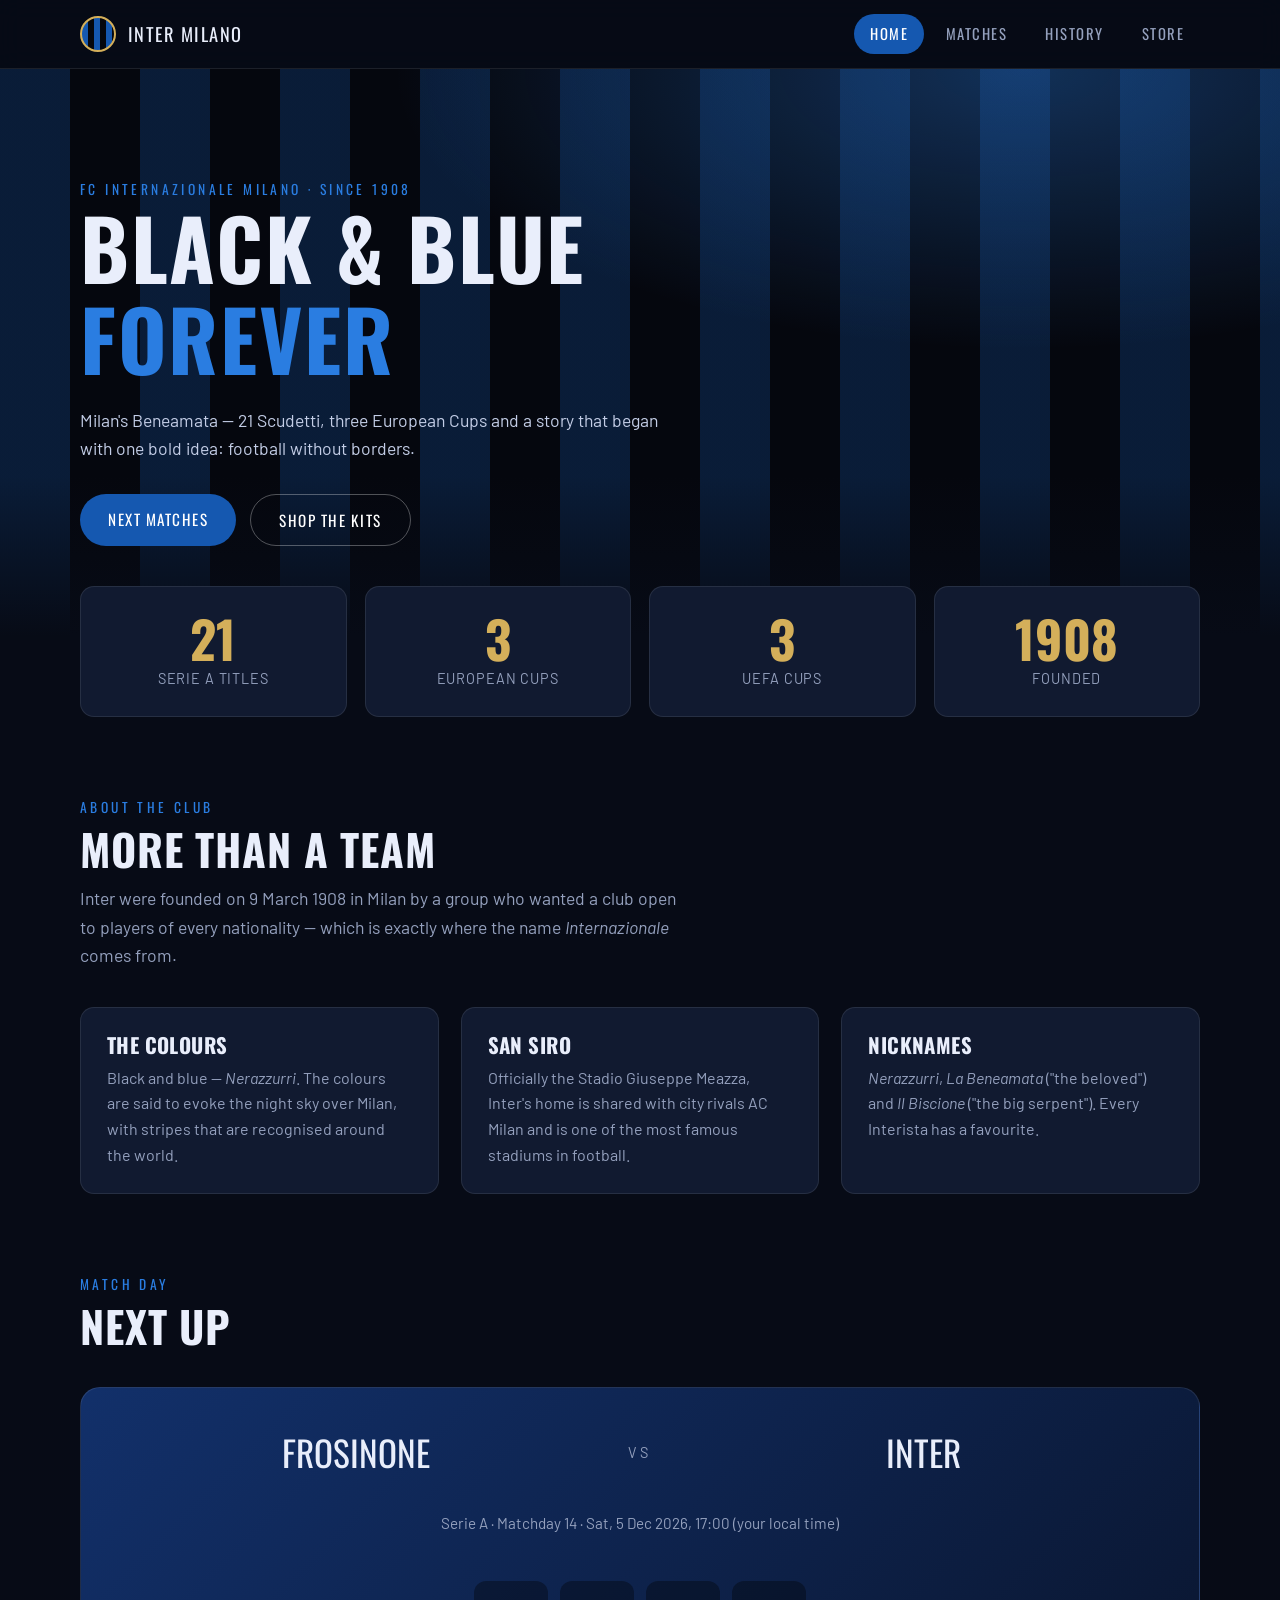
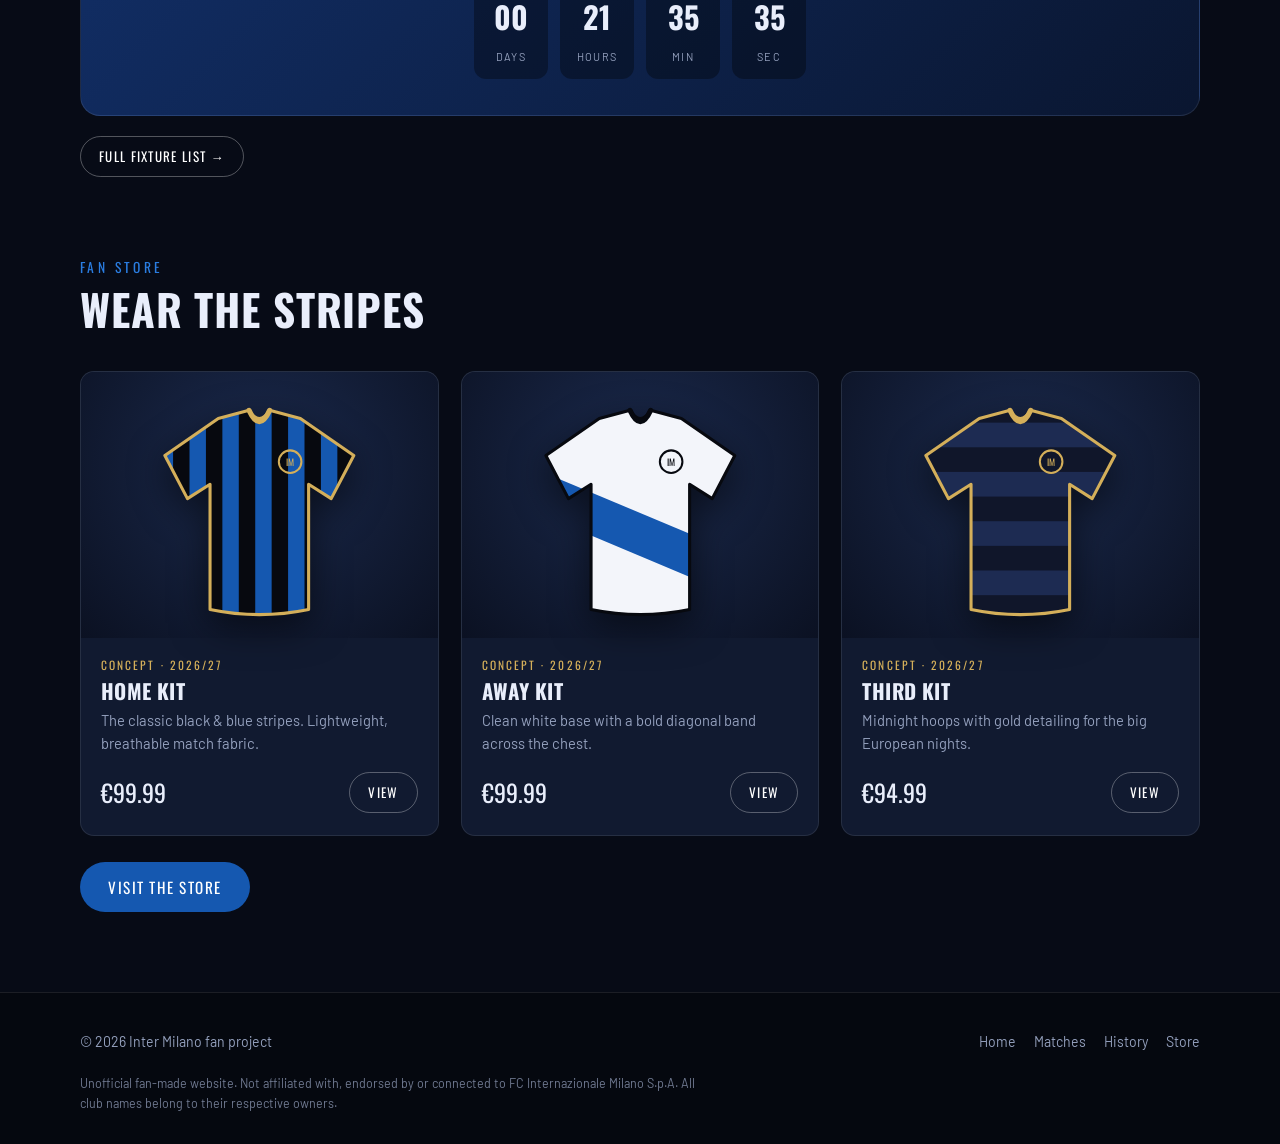
<file: inter-site/index.html>
<!DOCTYPE html>
<html lang="en">
<head>
  <meta charset="UTF-8">
  <meta name="viewport" content="width=device-width, initial-scale=1">
  <title>Inter Milan Fan Site — Home</title>
  <meta name="description" content="Unofficial fan site for FC Internazionale Milano: the club, fixtures, history and fan store.">
  <link rel="preconnect" href="https://fonts.googleapis.com">
  <link rel="preconnect" href="https://fonts.gstatic.com" crossorigin>
  <link href="https://fonts.googleapis.com/css2?family=Barlow:wght@400;600&family=Oswald:wght@500;700&display=swap" rel="stylesheet">
  <link rel="stylesheet" href="css/style.css">
</head>
<body>

<header class="site-header">
  <div class="container nav">
    <a href="index.html" class="brand"><span class="brand-mark"></span> Inter Milano</a>
    <ul class="nav-links">
      <li><a href="index.html" class="active">Home</a></li>
      <li><a href="matches.html">Matches</a></li>
      <li><a href="history.html">History</a></li>
      <li><a href="store.html">Store</a></li>
    </ul>
    <button class="menu-toggle" aria-label="Open menu">☰</button>
  </div>
</header>

<main>
  <!-- HERO -->
  <section class="hero">
    <div class="container">
      <p class="eyebrow">FC Internazionale Milano · Since 1908</p>
      <h1>Black &amp; Blue <span>Forever</span></h1>
      <p class="lead">Milan's Beneamata — 21 Scudetti, three European Cups and a story that began with one bold idea: football without borders.</p>
      <div class="hero-actions">
        <a href="matches.html" class="btn">Next matches</a>
        <a href="store.html" class="btn ghost">Shop the kits</a>
      </div>
    </div>
  </section>

  <!-- STATS -->
  <div class="container">
    <div class="stats">
      <div class="stat"><b data-count="21">0</b><span>Serie A titles</span></div>
      <div class="stat"><b data-count="3">0</b><span>European Cups</span></div>
      <div class="stat"><b data-count="3">0</b><span>UEFA Cups</span></div>
      <div class="stat"><b data-count="1908">1908</b><span>Founded</span></div>
    </div>
  </div>

  <!-- ABOUT -->
  <section>
    <div class="container">
      <div class="section-head">
        <p class="eyebrow">About the club</p>
        <h2>More than a team</h2>
        <p class="lead" style="margin-top:12px">Inter were founded on 9 March 1908 in Milan by a group who wanted a club open to players of every nationality — which is exactly where the name <em>Internazionale</em> comes from.</p>
      </div>
      <div class="grid cols-3">
        <div class="card">
          <h3>The Colours</h3>
          <p>Black and blue — <em>Nerazzurri</em>. The colours are said to evoke the night sky over Milan, with stripes that are recognised around the world.</p>
        </div>
        <div class="card">
          <h3>San Siro</h3>
          <p>Officially the Stadio Giuseppe Meazza, Inter's home is shared with city rivals AC Milan and is one of the most famous stadiums in football.</p>
        </div>
        <div class="card">
          <h3>Nicknames</h3>
          <p><em>Nerazzurri</em>, <em>La Beneamata</em> ("the beloved") and <em>Il Biscione</em> ("the big serpent"). Every Interista has a favourite.</p>
        </div>
      </div>
    </div>
  </section>

  <!-- NEXT MATCH -->
  <section style="padding-top:0">
    <div class="container">
      <div class="section-head">
        <p class="eyebrow">Match day</p>
        <h2>Next up</h2>
      </div>
      <div class="next-match" id="nextMatch"></div>
      <p style="margin-top:20px"><a href="matches.html" class="btn ghost small">Full fixture list →</a></p>
    </div>
  </section>

  <!-- STORE TEASER -->
  <section style="padding-top:0">
    <div class="container">
      <div class="section-head">
        <p class="eyebrow">Fan store</p>
        <h2>Wear the stripes</h2>
      </div>
      <div class="grid cols-3" id="featuredKits"></div>
      <p style="margin-top:26px"><a href="store.html" class="btn">Visit the store</a></p>
    </div>
  </section>
</main>

<footer class="site-footer">
  <div class="container">
    <div class="footer-grid">
      <div>© <span data-year></span> Inter Milano fan project</div>
      <ul class="footer-links">
        <li><a href="index.html">Home</a></li>
        <li><a href="matches.html">Matches</a></li>
        <li><a href="history.html">History</a></li>
        <li><a href="store.html">Store</a></li>
      </ul>
    </div>
    <p class="disclaimer">Unofficial fan-made website. Not affiliated with, endorsed by or connected to FC Internazionale Milano S.p.A. All club names belong to their respective owners.</p>
  </div>
</footer>
  
<link rel="stylesheet" href="css/style.css">
<script src="js/data.js"></script>
<script src="js/main.js"></script>
</body>
</html>
</file>
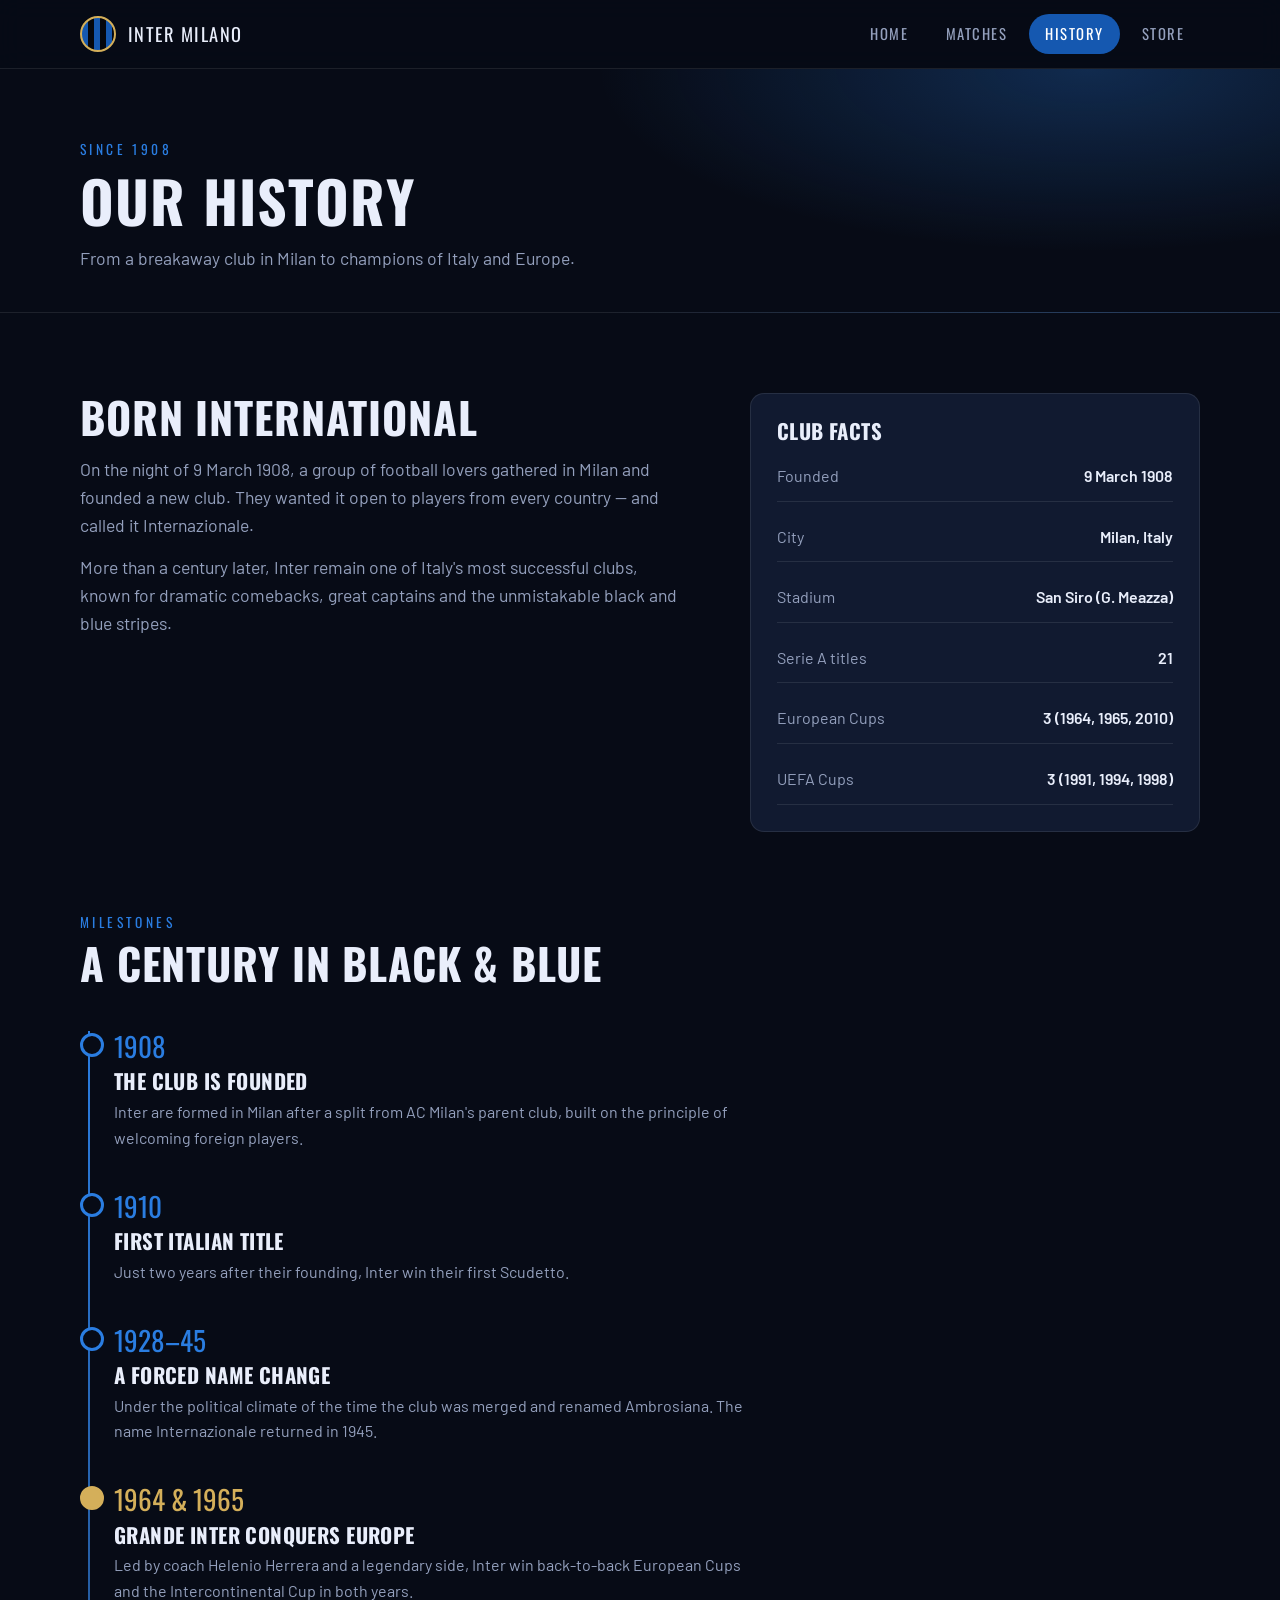
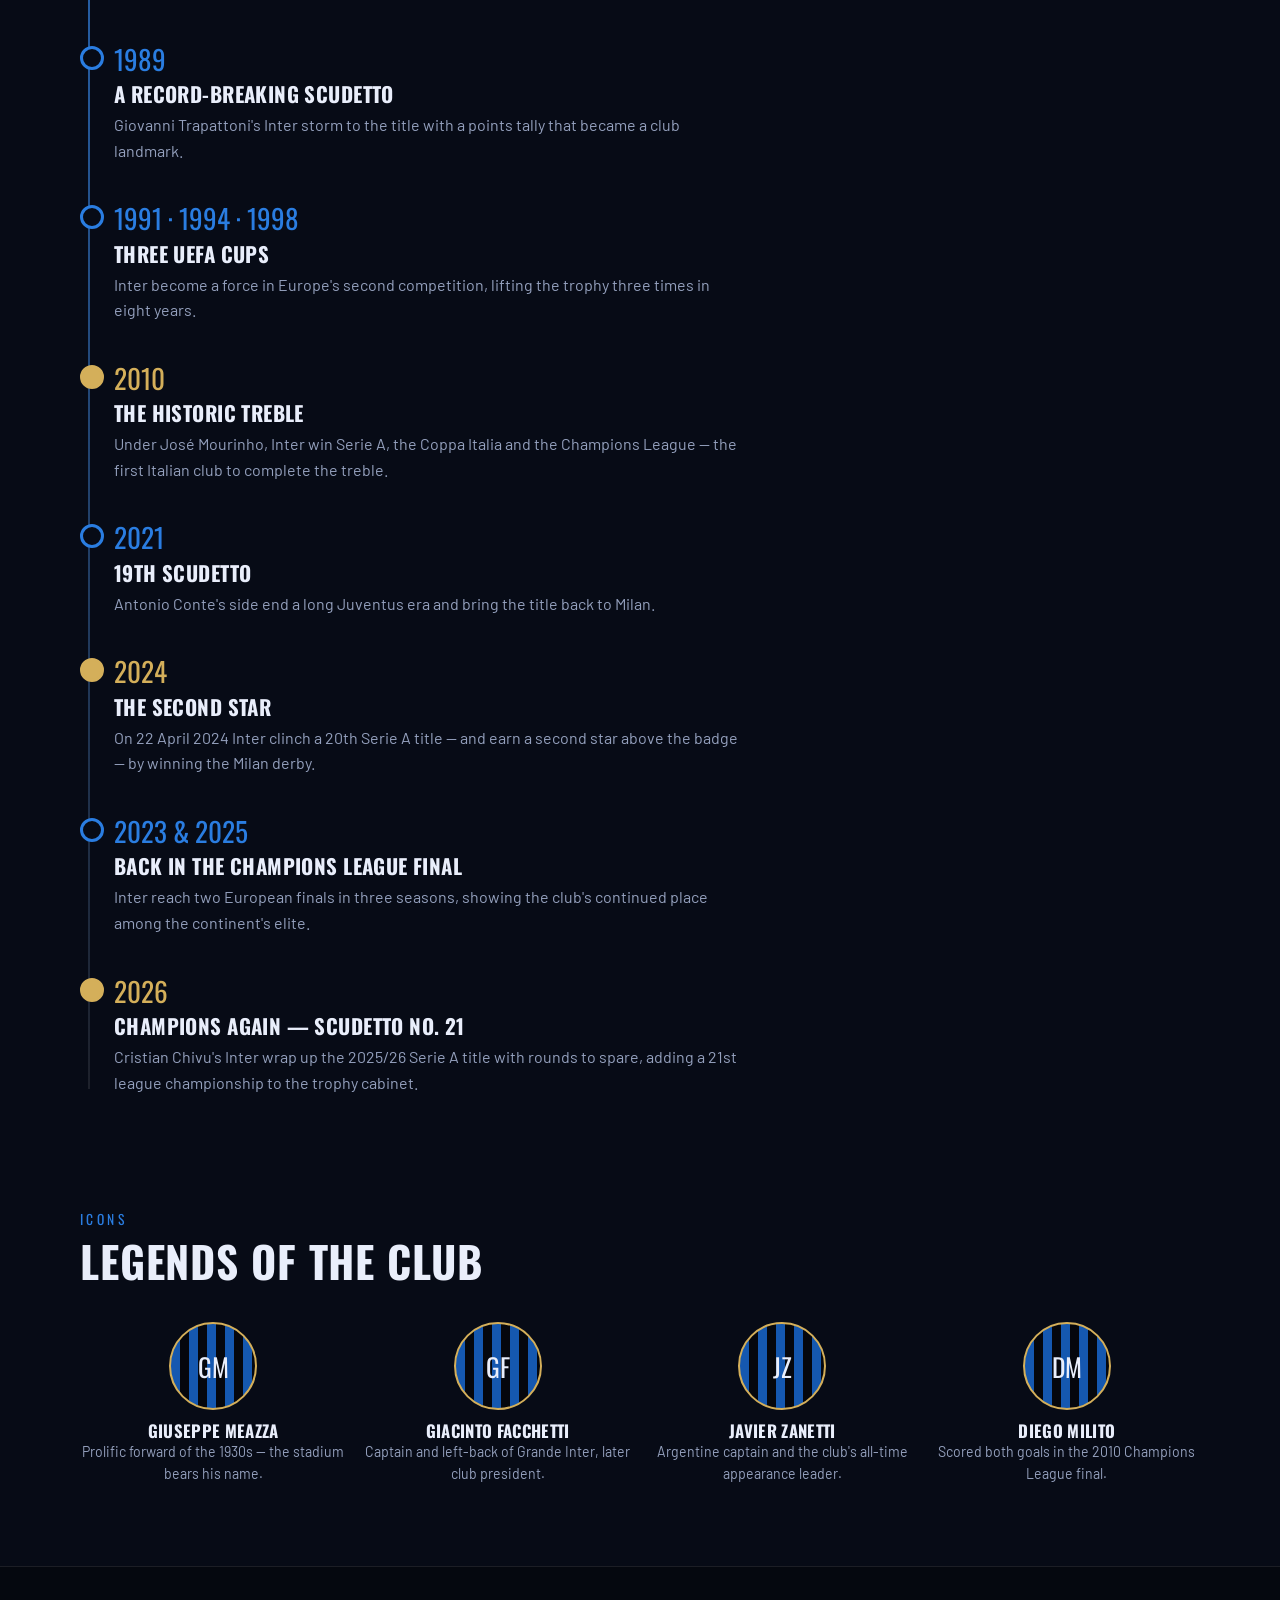
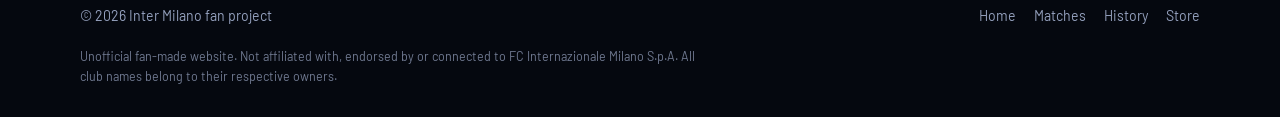
<file: inter-site/history.html>
<!DOCTYPE html>
<html lang="en">
<head>
  <meta charset="UTF-8">
  <meta name="viewport" content="width=device-width, initial-scale=1">
  <title>Inter Milan Fan Site — History</title>
  <meta name="description" content="The history of FC Internazionale Milano from 1908 to today.">
  <link rel="preconnect" href="https://fonts.googleapis.com">
  <link rel="preconnect" href="https://fonts.gstatic.com" crossorigin>
  <link href="https://fonts.googleapis.com/css2?family=Barlow:wght@400;600&family=Oswald:wght@500;700&display=swap" rel="stylesheet">
  <link rel="stylesheet" href="css/style.css">
</head>
<body>

<header class="site-header">
  <div class="container nav">
    <a href="index.html" class="brand"><span class="brand-mark"></span> Inter Milano</a>
    <ul class="nav-links">
      <li><a href="index.html">Home</a></li>
      <li><a href="matches.html">Matches</a></li>
      <li><a href="history.html" class="active">History</a></li>
      <li><a href="store.html">Store</a></li>
    </ul>
    <button class="menu-toggle" aria-label="Open menu">☰</button>
  </div>
</header>

<main>
  <section class="page-hero">
    <div class="container">
      <p class="eyebrow">Since 1908</p>
      <h1>Our History</h1>
      <p class="lead">From a breakaway club in Milan to champions of Italy and Europe.</p>
    </div>
  </section>

  <!-- INTRO + FACTS -->
  <section>
    <div class="container two-col">
      <div>
        <h2>Born international</h2>
        <p class="lead" style="margin-top:14px">On the night of 9 March 1908, a group of football lovers gathered in Milan and founded a new club. They wanted it open to players from every country — and called it Internazionale.</p>
        <p class="lead" style="margin-top:14px">More than a century later, Inter remain one of Italy's most successful clubs, known for dramatic comebacks, great captains and the unmistakable black and blue stripes.</p>
      </div>
      <div class="card">
        <h3>Club facts</h3>
        <ul class="facts">
          <li><span>Founded</span><span>9 March 1908</span></li>
          <li><span>City</span><span>Milan, Italy</span></li>
          <li><span>Stadium</span><span>San Siro (G. Meazza)</span></li>
          <li><span>Serie A titles</span><span>21</span></li>
          <li><span>European Cups</span><span>3 (1964, 1965, 2010)</span></li>
          <li><span>UEFA Cups</span><span>3 (1991, 1994, 1998)</span></li>
        </ul>
      </div>
    </div>
  </section>

  <!-- TIMELINE -->
  <section style="padding-top:0">
    <div class="container">
      <div class="section-head">
        <p class="eyebrow">Milestones</p>
        <h2>A century in black &amp; blue</h2>
      </div>
      <div class="timeline">
        <div class="tl-item">
          <div class="tl-year">1908</div>
          <h3>The club is founded</h3>
          <p>Inter are formed in Milan after a split from AC Milan's parent club, built on the principle of welcoming foreign players.</p>
        </div>
        <div class="tl-item">
          <div class="tl-year">1910</div>
          <h3>First Italian title</h3>
          <p>Just two years after their founding, Inter win their first Scudetto.</p>
        </div>
        <div class="tl-item">
          <div class="tl-year">1928–45</div>
          <h3>A forced name change</h3>
          <p>Under the political climate of the time the club was merged and renamed Ambrosiana. The name Internazionale returned in 1945.</p>
        </div>
        <div class="tl-item gold">
          <div class="tl-year">1964 &amp; 1965</div>
          <h3>Grande Inter conquers Europe</h3>
          <p>Led by coach Helenio Herrera and a legendary side, Inter win back-to-back European Cups and the Intercontinental Cup in both years.</p>
        </div>
        <div class="tl-item">
          <div class="tl-year">1989</div>
          <h3>A record-breaking Scudetto</h3>
          <p>Giovanni Trapattoni's Inter storm to the title with a points tally that became a club landmark.</p>
        </div>
        <div class="tl-item">
          <div class="tl-year">1991 · 1994 · 1998</div>
          <h3>Three UEFA Cups</h3>
          <p>Inter become a force in Europe's second competition, lifting the trophy three times in eight years.</p>
        </div>
        <div class="tl-item gold">
          <div class="tl-year">2010</div>
          <h3>The historic Treble</h3>
          <p>Under José Mourinho, Inter win Serie A, the Coppa Italia and the Champions League — the first Italian club to complete the treble.</p>
        </div>
        <div class="tl-item">
          <div class="tl-year">2021</div>
          <h3>19th Scudetto</h3>
          <p>Antonio Conte's side end a long Juventus era and bring the title back to Milan.</p>
        </div>
        <div class="tl-item gold">
          <div class="tl-year">2024</div>
          <h3>The second star</h3>
          <p>On 22 April 2024 Inter clinch a 20th Serie A title — and earn a second star above the badge — by winning the Milan derby.</p>
        </div>
        <div class="tl-item">
          <div class="tl-year">2023 &amp; 2025</div>
          <h3>Back in the Champions League final</h3>
          <p>Inter reach two European finals in three seasons, showing the club's continued place among the continent's elite.</p>
        </div>
        <div class="tl-item gold">
          <div class="tl-year">2026</div>
          <h3>Champions again — Scudetto no. 21</h3>
          <p>Cristian Chivu's Inter wrap up the 2025/26 Serie A title with rounds to spare, adding a 21st league championship to the trophy cabinet.</p>
        </div>
      </div>
    </div>
  </section>

  <!-- LEGENDS -->
  <section style="padding-top:0">
    <div class="container">
      <div class="section-head">
        <p class="eyebrow">Icons</p>
        <h2>Legends of the club</h2>
      </div>
      <div class="legends">
        <div class="legend"><div class="avatar">GM</div><h3>Giuseppe Meazza</h3><p>Prolific forward of the 1930s — the stadium bears his name.</p></div>
        <div class="legend"><div class="avatar">GF</div><h3>Giacinto Facchetti</h3><p>Captain and left-back of Grande Inter, later club president.</p></div>
        <div class="legend"><div class="avatar">JZ</div><h3>Javier Zanetti</h3><p>Argentine captain and the club's all-time appearance leader.</p></div>
        <div class="legend"><div class="avatar">DM</div><h3>Diego Milito</h3><p>Scored both goals in the 2010 Champions League final.</p></div>
      </div>
    </div>
  </section>
</main>

<footer class="site-footer">
  <div class="container">
    <div class="footer-grid">
      <div>© <span data-year></span> Inter Milano fan project</div>
      <ul class="footer-links">
        <li><a href="index.html">Home</a></li>
        <li><a href="matches.html">Matches</a></li>
        <li><a href="history.html">History</a></li>
        <li><a href="store.html">Store</a></li>
      </ul>
    </div>
    <p class="disclaimer">Unofficial fan-made website. Not affiliated with, endorsed by or connected to FC Internazionale Milano S.p.A. All club names belong to their respective owners.</p>
  </div>
</footer>
  
<link rel="stylesheet" href="css/style.css">
<script src="js/data.js"></script>
<script src="js/main.js"></script>
</body>
</html>
</file>
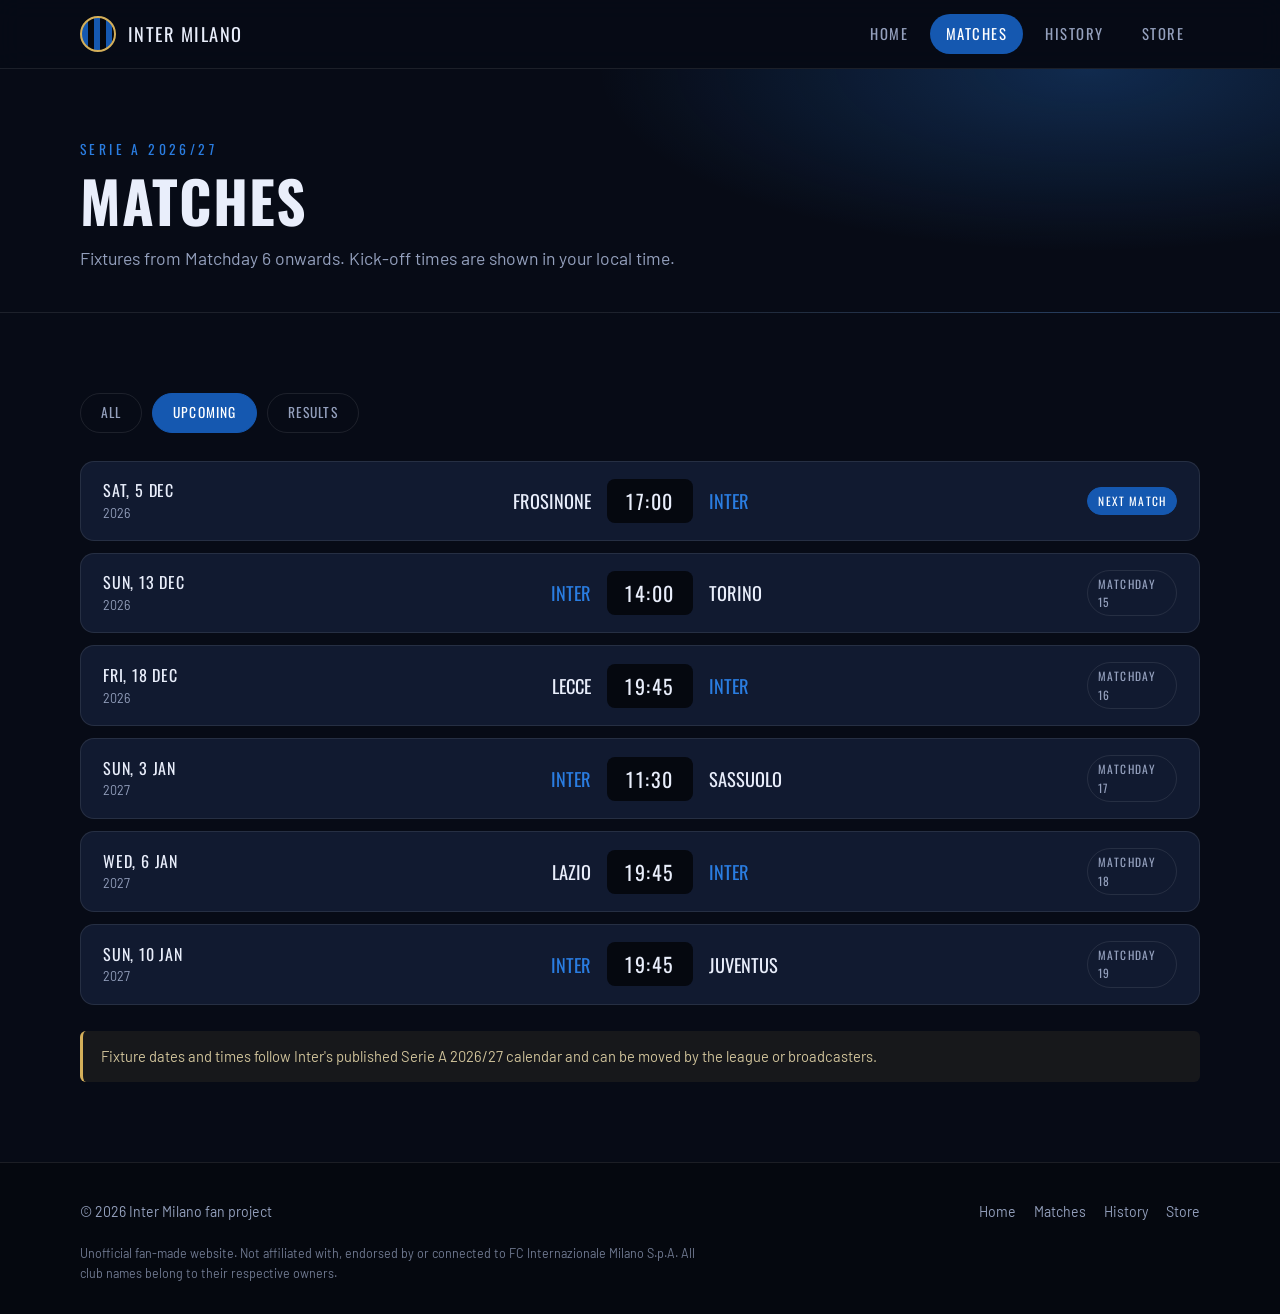
<file: inter-site/matches.html>
<!DOCTYPE html>
<html lang="en">
<head>
  <meta charset="UTF-8">
  <meta name="viewport" content="width=device-width, initial-scale=1">
  <title>Inter Milan Fan Site — Matches</title>
  <meta name="description" content="Inter Serie A 2026/27 fixtures and results.">
  <link rel="preconnect" href="https://fonts.googleapis.com">
  <link rel="preconnect" href="https://fonts.gstatic.com" crossorigin>
  <link href="https://fonts.googleapis.com/css2?family=Barlow:wght@400;600&family=Oswald:wght@500;700&display=swap" rel="stylesheet">
  <link rel="stylesheet" href="css/style.css">
</head>
<body>

<header class="site-header">
  <div class="container nav">
    <a href="index.html" class="brand"><span class="brand-mark"></span> Inter Milano</a>
    <ul class="nav-links">
      <li><a href="index.html">Home</a></li>
      <li><a href="matches.html" class="active">Matches</a></li>
      <li><a href="history.html">History</a></li>
      <li><a href="store.html">Store</a></li>
    </ul>
    <button class="menu-toggle" aria-label="Open menu">☰</button>
  </div>
</header>

<main>
  <section class="page-hero">
    <div class="container">
      <p class="eyebrow">Serie A 2026/27</p>
      <h1>Matches</h1>
      <p class="lead">Fixtures from Matchday 6 onwards. Kick-off times are shown in your local time.</p>
    </div>
  </section>

  <section>
    <div class="container">
      <div class="filters">
        <button class="chip active" data-filter="all">All</button>
        <button class="chip" data-filter="upcoming">Upcoming</button>
        <button class="chip" data-filter="results">Results</button>
      </div>
      <div class="match-list" id="matchList"></div>
      <p class="note">Fixture dates and times follow Inter's published Serie A 2026/27 calendar and can be moved by the league or broadcasters.</p>
    </div>
  </section>
</main>

<footer class="site-footer">
  <div class="container">
    <div class="footer-grid">
      <div>© <span data-year></span> Inter Milano fan project</div>
      <ul class="footer-links">
        <li><a href="index.html">Home</a></li>
        <li><a href="matches.html">Matches</a></li>
        <li><a href="history.html">History</a></li>
        <li><a href="store.html">Store</a></li>
      </ul>
    </div>
    <p class="disclaimer">Unofficial fan-made website. Not affiliated with, endorsed by or connected to FC Internazionale Milano S.p.A. All club names belong to their respective owners.</p>
  </div>
</footer>
  
<link rel="stylesheet" href="css/style.css">
<script src="js/data.js"></script>
<script src="js/main.js"></script>
</body>
</html>
</file>
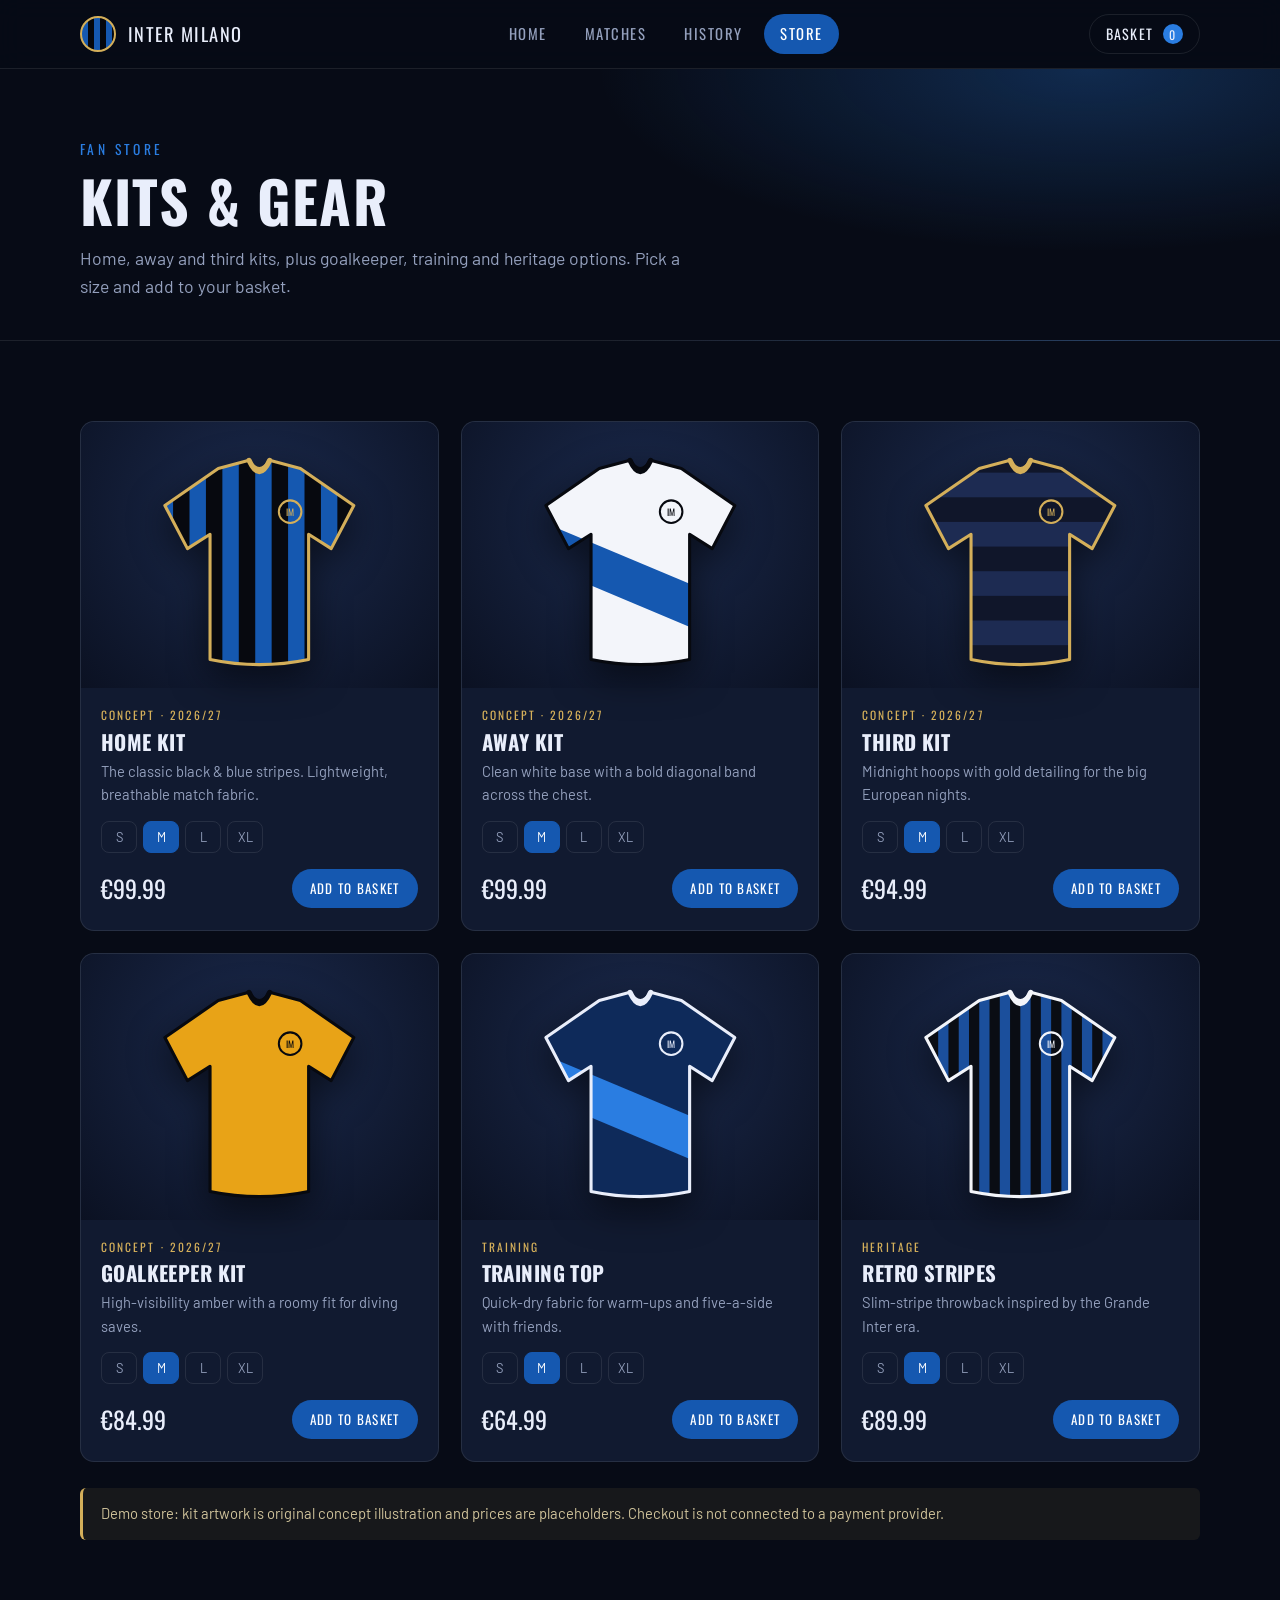
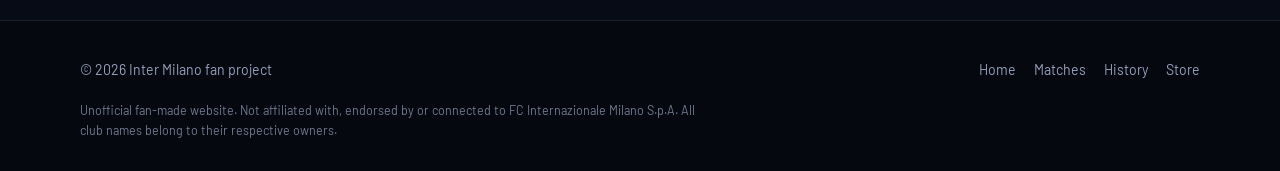
<file: inter-site/store.html>
<!DOCTYPE html>
<html lang="en">
<head>
  <meta charset="UTF-8">
  <meta name="viewport" content="width=device-width, initial-scale=1">
  <title>Inter Milan Fan Site — Store</title>
  <meta name="description" content="Home, away and third kits — a fan-made demo store.">
  <link rel="preconnect" href="https://fonts.googleapis.com">
  <link rel="preconnect" href="https://fonts.gstatic.com" crossorigin>
  <link href="https://fonts.googleapis.com/css2?family=Barlow:wght@400;600&family=Oswald:wght@500;700&display=swap" rel="stylesheet">
  <link rel="stylesheet" href="css/style.css">
</head>
<body>

<header class="site-header">
  <div class="container nav">
    <a href="index.html" class="brand"><span class="brand-mark"></span> Inter Milano</a>
    <ul class="nav-links">
      <li><a href="index.html">Home</a></li>
      <li><a href="matches.html">Matches</a></li>
      <li><a href="history.html">History</a></li>
      <li><a href="store.html" class="active">Store</a></li>
    </ul>
    <div class="nav-right">
      <button class="cart-btn" id="cartBtn" aria-label="Open basket">Basket <span class="cart-count">0</span></button>
      <button class="menu-toggle" aria-label="Open menu">☰</button>
    </div>
  </div>
</header>

<main>
  <section class="page-hero">
    <div class="container">
      <p class="eyebrow">Fan store</p>
      <h1>Kits &amp; Gear</h1>
      <p class="lead">Home, away and third kits, plus goalkeeper, training and heritage options. Pick a size and add to your basket.</p>
    </div>
  </section>

  <section>
    <div class="container">
      <div class="grid cols-3" id="kitGrid"></div>
      <p class="note">Demo store: kit artwork is original concept illustration and prices are placeholders. Checkout is not connected to a payment provider.</p>
    </div>
  </section>
</main>

<!-- Basket drawer -->
<div class="drawer-bg" id="drawerBg"></div>
<aside class="drawer" id="drawer" aria-label="Basket">
  <div class="drawer-head">
    <h3>Your basket</h3>
    <button id="drawerClose" aria-label="Close basket">×</button>
  </div>
  <div class="drawer-items" id="drawerItems"></div>
  <div class="drawer-foot">
    <div class="total"><span>Total</span><span id="cartTotal">€0.00</span></div>
    <button class="btn" id="checkout">Checkout</button>
  </div>
</aside>
<div class="toast" id="toast" role="status"></div>

<footer class="site-footer">
  <div class="container">
    <div class="footer-grid">
      <div>© <span data-year></span> Inter Milano fan project</div>
      <ul class="footer-links">
        <li><a href="index.html">Home</a></li>
        <li><a href="matches.html">Matches</a></li>
        <li><a href="history.html">History</a></li>
        <li><a href="store.html">Store</a></li>
      </ul>
    </div>
    <p class="disclaimer">Unofficial fan-made website. Not affiliated with, endorsed by or connected to FC Internazionale Milano S.p.A. All club names belong to their respective owners.</p>
  </div>
</footer>
  
<link rel="stylesheet" href="css/style.css">
<script src="js/data.js"></script>
<script src="js/main.js"></script>
</body>
</html>
</file>
<file: inter-site/css/style.css>
/* ============ Nerazzurri fan site — shared styles ============ */
:root {
  --blue: #1558b0;
  --blue-bright: #2a7de1;
  --navy: #070b16;
  --ink: #0d1322;
  --card: #111a30;
  --line: rgba(255, 255, 255, 0.09);
  --text: #e9eefb;
  --muted: #94a0bd;
  --gold: #d4af5a;
  --radius: 14px;
  --font-display: "Oswald", "Arial Narrow", Impact, sans-serif;
  --font-body: "Barlow", system-ui, -apple-system, "Segoe UI", Roboto, sans-serif;
}

* { box-sizing: border-box; margin: 0; padding: 0; }
html { scroll-behavior: smooth; }
body {
  font-family: var(--font-body);
  background: var(--navy);
  color: var(--text);
  line-height: 1.6;
  -webkit-font-smoothing: antialiased;
}
img, svg { max-width: 100%; display: block; }
a { color: inherit; text-decoration: none; }
button { font: inherit; cursor: pointer; }
.container { width: min(1120px, 100% - 40px); margin-inline: auto; }

h1, h2, h3 { font-family: var(--font-display); text-transform: uppercase; letter-spacing: 0.02em; line-height: 1.1; }
h1 { font-size: clamp(2.6rem, 7vw, 5.2rem); }
h2 { font-size: clamp(1.8rem, 4vw, 2.7rem); }
h3 { font-size: 1.3rem; }
.eyebrow { font-family: var(--font-display); letter-spacing: 0.25em; text-transform: uppercase; font-size: 0.85rem; color: var(--blue-bright); }
.lead { color: var(--muted); font-size: 1.1rem; max-width: 60ch; }

/* ---------- Header ---------- */
.site-header {
  position: sticky; top: 0; z-index: 50;
  background: rgba(7, 11, 22, 0.85);
  backdrop-filter: blur(12px);
  border-bottom: 1px solid var(--line);
}
.nav { display: flex; align-items: center; justify-content: space-between; height: 68px; }
.brand { display: flex; align-items: center; gap: 12px; font-family: var(--font-display); text-transform: uppercase; letter-spacing: 0.08em; font-size: 1.15rem; }
.brand-mark {
  width: 36px; height: 36px; border-radius: 50%;
  background: repeating-linear-gradient(90deg, var(--blue) 0 6px, #05070d 6px 12px);
  border: 2px solid var(--gold);
}
.nav-links { display: flex; gap: 6px; list-style: none; }
.nav-links a {
  display: block; padding: 8px 16px; border-radius: 999px;
  font-family: var(--font-display); text-transform: uppercase; letter-spacing: 0.1em; font-size: 0.92rem;
  color: var(--muted); transition: 0.2s;
}
.nav-links a:hover, .nav-links a.active { color: #fff; background: var(--blue); }
.cart-btn { position: relative; background: transparent; color: var(--text); border: 1px solid var(--line); border-radius: 999px; padding: 8px 16px; font-family: var(--font-display); letter-spacing: 0.08em; text-transform: uppercase; font-size: 0.88rem; }
.cart-btn:hover { border-color: var(--blue-bright); }
.cart-count { display: inline-grid; place-items: center; min-width: 20px; height: 20px; margin-left: 6px; padding: 0 6px; border-radius: 99px; background: var(--blue-bright); font-size: 0.75rem; }
.menu-toggle { display: none; background: none; border: 1px solid var(--line); color: var(--text); width: 42px; height: 42px; border-radius: 10px; font-size: 1.3rem; }
.nav-right { display: flex; gap: 10px; align-items: center; }

/* ---------- Hero ---------- */
.hero {
  position: relative; overflow: hidden; padding: 110px 0 90px;
  background:
    radial-gradient(900px 400px at 80% 0%, rgba(42, 125, 225, 0.35), transparent 70%),
    repeating-linear-gradient(90deg, rgba(21, 88, 176, 0.22) 0 70px, rgba(0, 0, 0, 0.35) 70px 140px),
    var(--navy);
}
.hero::after { content: ""; position: absolute; inset: auto 0 0 0; height: 160px; background: linear-gradient(transparent, var(--navy)); }
.hero .container { position: relative; z-index: 2; }
.hero h1 span { color: var(--blue-bright); display: block; }
.hero .lead { margin: 22px 0 32px; color: #c3cde6; }
.hero-actions { display: flex; flex-wrap: wrap; gap: 14px; }

.page-hero { padding: 70px 0 40px; border-bottom: 1px solid var(--line);
  background: radial-gradient(700px 260px at 85% 0%, rgba(42, 125, 225, 0.28), transparent 70%), var(--navy); }
.page-hero h1 { font-size: clamp(2.2rem, 5vw, 3.6rem); margin: 8px 0 12px; }

/* ---------- Buttons ---------- */
.btn {
  display: inline-block; border: 0; border-radius: 999px; padding: 13px 28px;
  font-family: var(--font-display); letter-spacing: 0.1em; text-transform: uppercase; font-size: 0.95rem;
  background: var(--blue); color: #fff; transition: 0.2s;
}
.btn:hover { background: var(--blue-bright); transform: translateY(-2px); }
.btn.ghost { background: transparent; border: 1px solid rgba(255, 255, 255, 0.3); }
.btn.ghost:hover { border-color: #fff; background: rgba(255, 255, 255, 0.06); }
.btn.small { padding: 9px 18px; font-size: 0.82rem; }

/* ---------- Sections ---------- */
section { padding: 80px 0; }
.section-head { margin-bottom: 38px; }
.section-head h2 { margin-top: 6px; }
.grid { display: grid; gap: 22px; }
.grid.cols-3 { grid-template-columns: repeat(3, 1fr); }
.grid.cols-4 { grid-template-columns: repeat(4, 1fr); }
.card { background: var(--card); border: 1px solid var(--line); border-radius: var(--radius); padding: 26px; }
.card h3 { margin-bottom: 8px; }
.card p { color: var(--muted); }

/* stats */
.stats { display: grid; grid-template-columns: repeat(4, 1fr); gap: 18px; margin-top: -50px; position: relative; z-index: 5; }
.stat { background: var(--card); border: 1px solid var(--line); border-radius: var(--radius); padding: 26px 20px; text-align: center; }
.stat b { display: block; font-family: var(--font-display); font-size: clamp(2.2rem, 5vw, 3.2rem); color: var(--gold); line-height: 1; }
.stat span { color: var(--muted); font-size: 0.9rem; letter-spacing: 0.06em; text-transform: uppercase; }

/* next match banner */
.next-match { display: grid; grid-template-columns: 1fr auto 1fr; align-items: center; gap: 24px; text-align: center; background: linear-gradient(135deg, #12306a, #0a1630); border: 1px solid var(--line); border-radius: 20px; padding: 36px 28px; }
.next-match .team { font-family: var(--font-display); font-size: clamp(1.4rem, 3vw, 2.2rem); text-transform: uppercase; }
.next-match .vs { color: var(--muted); font-size: 0.9rem; letter-spacing: 0.3em; }
.next-meta { color: var(--muted); margin-top: 6px; font-size: 0.95rem; }
.countdown { display: flex; gap: 12px; justify-content: center; margin-top: 22px; grid-column: 1 / -1; }
.countdown div { min-width: 74px; padding: 12px 8px; background: rgba(0, 0, 0, 0.35); border-radius: 12px; }
.countdown b { display: block; font-family: var(--font-display); font-size: 1.9rem; }
.countdown small { color: var(--muted); text-transform: uppercase; font-size: 0.68rem; letter-spacing: 0.12em; }

/* ---------- Matches ---------- */
.filters { display: flex; gap: 10px; flex-wrap: wrap; margin-bottom: 28px; }
.chip { border: 1px solid var(--line); background: transparent; color: var(--muted); border-radius: 999px; padding: 8px 20px; font-family: var(--font-display); letter-spacing: 0.08em; text-transform: uppercase; font-size: 0.85rem; }
.chip.active, .chip:hover { background: var(--blue); color: #fff; border-color: var(--blue); }
.match-list { display: grid; gap: 12px; }
.match { display: grid; grid-template-columns: 110px 1fr auto 1fr 90px; align-items: center; gap: 16px; background: var(--card); border: 1px solid var(--line); border-radius: var(--radius); padding: 16px 22px; transition: 0.2s; }
.match:hover { border-color: var(--blue-bright); transform: translateX(3px); }
.match .when { font-family: var(--font-display); text-transform: uppercase; letter-spacing: 0.05em; }
.match .when small { display: block; color: var(--muted); font-family: var(--font-body); font-size: 0.78rem; letter-spacing: 0; text-transform: none; }
.match .t { font-family: var(--font-display); text-transform: uppercase; font-size: 1.15rem; }
.match .t.home { text-align: right; }
.match .score { min-width: 86px; text-align: center; padding: 6px 14px; border-radius: 8px; background: #05080f; font-family: var(--font-display); font-size: 1.25rem; letter-spacing: 0.08em; }
.match .score.tbc { color: var(--muted); font-size: 0.95rem; }
.match .badge { justify-self: end; font-size: 0.72rem; font-family: var(--font-display); letter-spacing: 0.1em; text-transform: uppercase; padding: 4px 10px; border-radius: 99px; border: 1px solid var(--line); color: var(--muted); }
.match .badge.next { background: var(--blue); color: #fff; border-color: var(--blue); }
.match .t.us { color: var(--blue-bright); }
.note { margin-top: 26px; padding: 14px 18px; border-left: 3px solid var(--gold); background: rgba(212, 175, 90, 0.08); color: #cfc29a; border-radius: 6px; font-size: 0.92rem; }

/* ---------- Timeline (history) ---------- */
.timeline { position: relative; margin: 20px 0; padding-left: 34px; }
.timeline::before { content: ""; position: absolute; left: 8px; top: 6px; bottom: 6px; width: 2px; background: linear-gradient(var(--blue-bright), var(--line)); }
.tl-item { position: relative; margin-bottom: 34px; opacity: 0; transform: translateY(18px); transition: 0.6s; }
.tl-item.show { opacity: 1; transform: none; }
.tl-item::before { content: ""; position: absolute; left: -34px; top: 8px; width: 18px; height: 18px; border-radius: 50%; background: var(--navy); border: 3px solid var(--blue-bright); }
.tl-item.gold::before { border-color: var(--gold); background: var(--gold); }
.tl-year { font-family: var(--font-display); font-size: 1.7rem; color: var(--blue-bright); }
.tl-item.gold .tl-year { color: var(--gold); }
.tl-item h3 { margin: 2px 0 6px; }
.tl-item p { color: var(--muted); max-width: 70ch; }
.two-col { display: grid; grid-template-columns: 1.4fr 1fr; gap: 40px; align-items: start; }
.facts { list-style: none; display: grid; gap: 10px; }
.facts li { display: flex; justify-content: space-between; gap: 14px; padding: 12px 0; border-bottom: 1px solid var(--line); }
.facts li span:first-child { color: var(--muted); }
.facts li span:last-child { font-weight: 600; text-align: right; }
.legends { display: grid; grid-template-columns: repeat(4, 1fr); gap: 18px; }
.legend { text-align: center; }
.legend .avatar { width: 88px; height: 88px; border-radius: 50%; margin: 0 auto 12px; display: grid; place-items: center; font-family: var(--font-display); font-size: 1.6rem; background: repeating-linear-gradient(90deg, var(--blue) 0 9px, #05070d 9px 18px); border: 2px solid var(--gold); }
.legend h3 { font-size: 1.05rem; }
.legend p { color: var(--muted); font-size: 0.88rem; }

/* ---------- Store ---------- */
.kit-card { background: var(--card); border: 1px solid var(--line); border-radius: var(--radius); overflow: hidden; display: flex; flex-direction: column; transition: 0.25s; }
.kit-card:hover { transform: translateY(-5px); border-color: var(--blue-bright); }
.kit-visual { background: radial-gradient(circle at 50% 35%, #1b2a4d, #0b1122); padding: 26px 20px 10px; }
.kit-visual svg { width: 100%; height: auto; max-height: 230px; margin: 0 auto; filter: drop-shadow(0 12px 18px rgba(0, 0, 0, 0.55)); }
.kit-body { padding: 18px 20px 22px; display: flex; flex-direction: column; gap: 6px; flex: 1; }
.kit-tag { font-family: var(--font-display); text-transform: uppercase; letter-spacing: 0.18em; font-size: 0.72rem; color: var(--gold); }
.kit-body p { color: var(--muted); font-size: 0.92rem; flex: 1; }
.kit-row { display: flex; align-items: center; justify-content: space-between; margin-top: 10px; gap: 10px; }
.price { font-family: var(--font-display); font-size: 1.5rem; }
.sizes { display: flex; gap: 6px; margin-top: 8px; }
.size { width: 36px; height: 32px; border: 1px solid var(--line); background: transparent; color: var(--muted); border-radius: 8px; font-size: 0.8rem; }
.size.active { background: var(--blue); border-color: var(--blue); color: #fff; }

/* cart drawer */
.drawer-bg { position: fixed; inset: 0; background: rgba(0, 0, 0, 0.6); opacity: 0; pointer-events: none; transition: 0.25s; z-index: 90; }
.drawer-bg.open { opacity: 1; pointer-events: auto; }
.drawer { position: fixed; top: 0; right: 0; bottom: 0; width: min(400px, 100%); background: var(--ink); border-left: 1px solid var(--line); transform: translateX(100%); transition: 0.3s; z-index: 100; display: flex; flex-direction: column; }
.drawer.open { transform: none; }
.drawer-head { display: flex; justify-content: space-between; align-items: center; padding: 20px 22px; border-bottom: 1px solid var(--line); }
.drawer-head button { background: none; border: 0; color: var(--text); font-size: 1.5rem; }
.drawer-items { flex: 1; overflow-y: auto; padding: 8px 22px; }
.cart-line { display: grid; grid-template-columns: 1fr auto; gap: 4px 10px; padding: 14px 0; border-bottom: 1px solid var(--line); }
.cart-line small { color: var(--muted); }
.qty { display: flex; align-items: center; gap: 8px; margin-top: 6px; }
.qty button { width: 26px; height: 26px; border-radius: 6px; border: 1px solid var(--line); background: transparent; color: var(--text); }
.drawer-foot { padding: 20px 22px; border-top: 1px solid var(--line); display: grid; gap: 14px; }
.total { display: flex; justify-content: space-between; font-family: var(--font-display); font-size: 1.3rem; }
.empty { color: var(--muted); padding: 30px 0; text-align: center; }

.toast { position: fixed; left: 50%; bottom: 28px; transform: translate(-50%, 30px); background: var(--blue); color: #fff; padding: 12px 22px; border-radius: 999px; opacity: 0; pointer-events: none; transition: 0.3s; z-index: 120; font-weight: 600; }
.toast.show { opacity: 1; transform: translate(-50%, 0); }

/* ---------- Footer ---------- */
.site-footer { border-top: 1px solid var(--line); padding: 38px 0 30px; color: var(--muted); font-size: 0.88rem; background: #05080f; }
.footer-grid { display: flex; justify-content: space-between; flex-wrap: wrap; gap: 20px; }
.footer-links { display: flex; gap: 18px; list-style: none; }
.footer-links a:hover { color: #fff; }
.disclaimer { margin-top: 20px; font-size: 0.78rem; opacity: 0.75; max-width: 90ch; }

/* ---------- Responsive ---------- */
@media (max-width: 900px) {
  .grid.cols-3, .grid.cols-4, .legends { grid-template-columns: repeat(2, 1fr); }
  .stats { grid-template-columns: repeat(2, 1fr); }
  .two-col { grid-template-columns: 1fr; }
  .match { grid-template-columns: 1fr auto 1fr; row-gap: 8px; }
  .match .when { grid-column: 1 / -1; display: flex; gap: 10px; align-items: baseline; }
  .match .badge { grid-column: 1 / -1; justify-self: start; }
}
@media (max-width: 720px) {
  .menu-toggle { display: block; }
  .nav-links { position: absolute; top: 68px; left: 0; right: 0; flex-direction: column; background: var(--ink); padding: 12px 20px 20px; border-bottom: 1px solid var(--line); display: none; }
  .nav-links.open { display: flex; }
  .grid.cols-3, .grid.cols-4, .legends { grid-template-columns: 1fr; }
  .next-match { grid-template-columns: 1fr; }
  section { padding: 56px 0; }
  .hero { padding: 80px 0 70px; }
}
</file>
